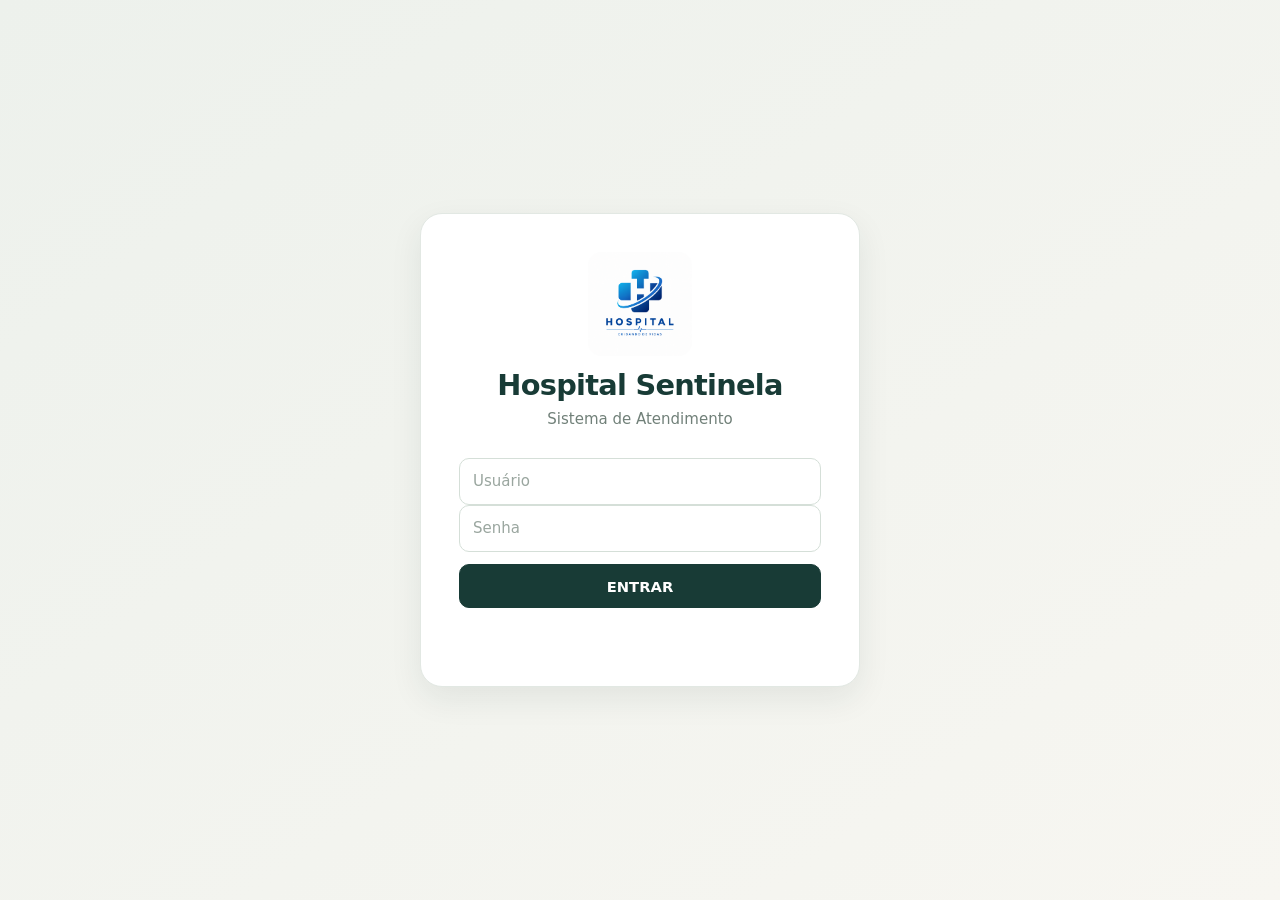
<file: sentinela-main/frontend/index.html>
<!DOCTYPE html>
<html lang="pt-BR">

<head>
  <meta charset="UTF-8">
  <meta name="viewport" content="width=device-width, initial-scale=1.0">

  <title>Hospital Sentinela</title>
<link rel="stylesheet" href="css/style.css">
</head>

<body>

  <main class="container">

    <div class="logo">
      <img src="logoo.png" alt="Logo Hospital Sentinela">
    </div>

    <h2>Hospital Sentinela</h2>

    <p class="subtitulo">Sistema de Atendimento</p>

    <form id="formLogin">
      <input
        id="usuario"
        name="usuario"
        type="text"
        placeholder="Usuário"
        autocomplete="username"
        aria-label="Usuário"
        required
      >

      <input
        id="senha"
        name="senha"
        type="password"
        placeholder="Senha"
        autocomplete="current-password"
        aria-label="Senha"
        required
      >

      <button id="btnEntrar" type="submit">
        ENTRAR
      </button>
    </form>

    <div id="mensagem" role="status" aria-live="polite"></div>

  </main>

  <script>
    document.addEventListener("DOMContentLoaded", function () {
      const form = document.getElementById("formLogin");
      const usuarioInput = document.getElementById("usuario");
      const senhaInput = document.getElementById("senha");
      const btnEntrar = document.getElementById("btnEntrar");
      const mensagem = document.getElementById("mensagem");

      let enviando = false;

      form.addEventListener("submit", async function (event) {
        event.preventDefault();

        if (enviando) return;

        const usuario = usuarioInput.value.trim();
        const senha = senhaInput.value;

        mensagem.textContent = "";
        mensagem.className = "";

        if (!usuario || !senha.trim()) {
          mensagem.textContent = "Preencha o usuário e a senha.";
          mensagem.className = "erro";
          return;
        }

        enviando = true;
        btnEntrar.disabled = true;
        btnEntrar.textContent = "ENTRANDO...";

        try {
          const response = await fetch("/login", {
            method: "POST",
            headers: {
              "Content-Type": "application/json"
            },
            body: JSON.stringify({
              usuario: usuario,
              senha: senha
            })
          });

          const data = await response.json().catch(() => ({}));

          if (!response.ok) {
            throw new Error(
              data.erro ||
              data.mensagem ||
              "Usuário ou senha inválidos."
            );
          }

          const paginas = {
            triagem: "triagem.html",
            medico: "medico.html",
            atendimento: "atendimento.html"
          };

          if (!data.tipo || !paginas[data.tipo]) {
            throw new Error(
              "O servidor não retornou um tipo de usuário válido."
            );
          }

          mensagem.textContent = "Login realizado com sucesso!";
          mensagem.className = "sucesso";

          window.location.href = paginas[data.tipo];

        } catch (error) {
          console.error("Erro no login:", error);

          mensagem.textContent =
            error.message ||
            "Não foi possível conectar ao servidor. Tente novamente.";

          mensagem.className = "erro";

        } finally {
          enviando = false;
          btnEntrar.disabled = false;
          btnEntrar.textContent = "ENTRAR";
        }
      });
    });
  </script>

</body>
</html>
</file>
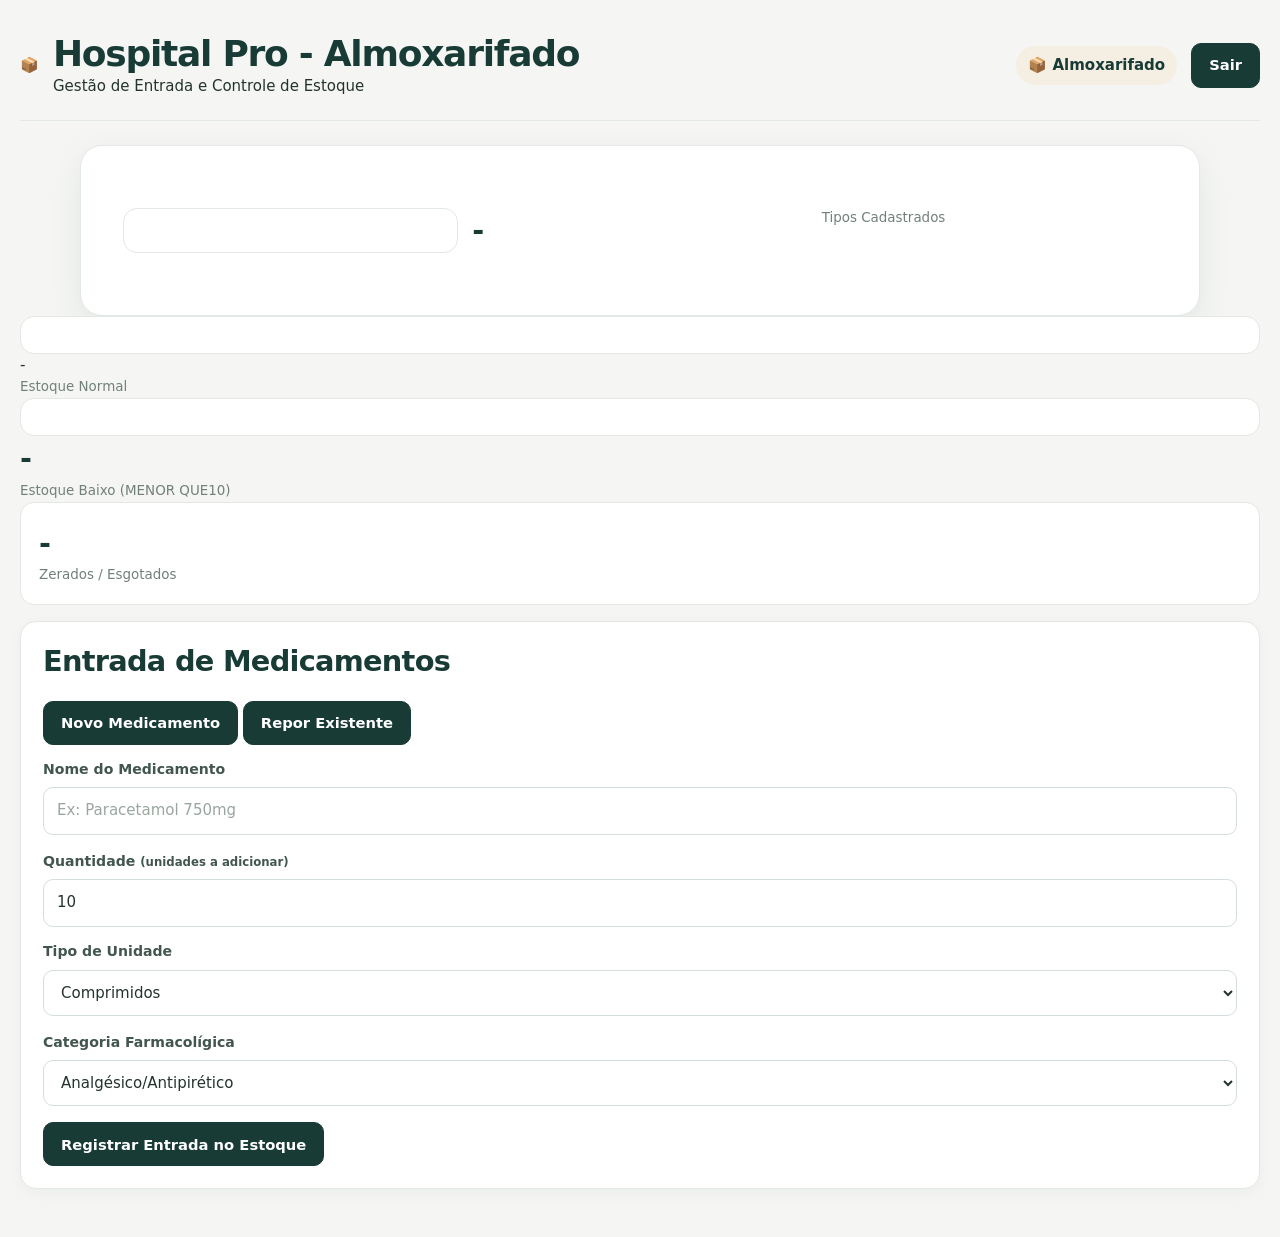
<file: sentinela-main/frontend/almoxarifado.html>
<!DOCTYPE html>
<html lang="pt-BR">
<head>
    <meta charset="UTF-8">
    <meta name="viewport" content="width=device-width, initial-scale=1.0">
    <title>Almoxarifado</title>
    <link rel="stylesheet" href="css/style.css">
</head>
<body>
    <header class="navbar">
        <div class="nav-brand">
            <div class="logo-icon">📦</div>
            <div>
                <h1>Hospital Pro - Almoxarifado</h1>
                <span>Gestão de Entrada e Controle de Estoque</span>
            </div>
        </div>
        <div class="nav-user">
            <span class="user-pill" id="nomeUsuario">📦 Almoxarifado</span>
            <a href="index.html" class="btn-nav">Sair</a>
        </div>
    </header>

    <div class="container">
     <div class="alerta-estoque" id="alertaEstoque" style="display: none;">
        <strong>Atenção:</strong>><span id="alertaTexto">
            </span>
        </div>

        <div class="stats-bar">
            <div class="stat-card">
            <div class="stat-icon purple"></div>
            </div>
            <div class="stat-value" id="statItens">-</div>
            <div class="stat-label">Tipos Cadastrados</div>
        </div>
          </div>
          <div class="stat-card">
          <div class="stat-icon green"></div>
          </div>
          <div clas="stat-value" id="statOk">-</div>
          <div class="stat-label">Estoque Normal</div>
          </div>
          </div>
          <div class="stat-card">
            <div class="stat-icon orange"></div>
          </div>
          <div>
            <div class="stat-value" id="statBaixo">-</div>
            <div class="stat-label">Estoque Baixo (MENOR QUE10)</div>
          </div>
          </div>
       <div class="stat-card">
        <div class="stat-icon red"></div>
       <div>
        <div class="stat-value" id="statZerado">-</div>
       <div class="stat-label">Zerados / Esgotados</div>
        </div>
         </div>
          </div>

          <div class="main-grid">
            
          </div>
          <div class="card">
            <div class="card-header">
              <h2>Entrada de Medicamentos</h2>
            </div>
            <div class="card-body">

                <div class="entrada-tabs">
                    <button class="tab-btn active" id="tabNovo" onclick="setTab('novo')">Novo Medicamento
                    </button>
                    <button class="tab=btn" id="tabRepor" onclick="setTab('repor')">Repor Existente</button>
                </div>
                
                <div class="painelNovo">
                    <div class="form-group">
                        <label for="emNome">Nome do Medicamento</label>
                        <input type="text" id="emNome" class="form-control" placeholder="Ex: Paracetamol 750mg"
                        autocomplete="off">
                    </div>
                    <div class="form-group"></div>
                    <label for="emQtd">Quantidade
                        <small>(unidades a adicionar)</small>
                    </label>
                    <input type="number" id="emQtd" class="form-control" value="10" min="1">
                </div>
                <div class="form-group">
                    <label for="emUnidade">Tipo de Unidade</label>
                    <select id="emUnidade" class="form-control">
                        <option value="comprimidos">Comprimidos</option>
                         <option value="cápsulas">Cápsula</option>
                          <option value="frascos">Frascos</option>
                           <option value="ampolas">Ampolas</option>
                            <option value="sachês">Sachês</option>
                             <option value="unidades">Unidades</option>
                    </select>
                </div>

                <div class="form-group">
                    <label for="emCategoria">Categoria Farmacolígica</label>
                    <select id="emCategoria" class="form-control">
                        <option value="Analgésico/Antipirético">Analgésico/Antipirético</option>
                        <option value="Antibiótico">Antibiótico</option>
                        <option value="Anti-inflamatório">Anti-inflamatório</option>
                        <option value="Antialérgico">Antialérgico</option>
                        <option value="Protetor Gástrico">Protetor Gástrico</option>
                        <option value="Antiespasmódico">Antiespasmódico</option>
                        <option value="Solução">Solução</option>
                        <option value="Vitamina/Suplemento">Vitamina/Suplemento</option>
                        <option value="Geral">Geral</option>
                    </select>
                </div>
                <button class="btn-full btn-purple" onclick="darEntrada()">Registrar Entrada no Estoque</button>
            </div>

            <div id="painelRepor" style="display:none">
                <div class="form-group">
                    <label for="selReporMed">Selecionar Medicamento</label>
                    <select id="selReporMed" class="form-control">
                    </select>
                    <option value="">-- Selecione --</option>
                </div>
            </div>
          </div>
</body>
</html>
</file>
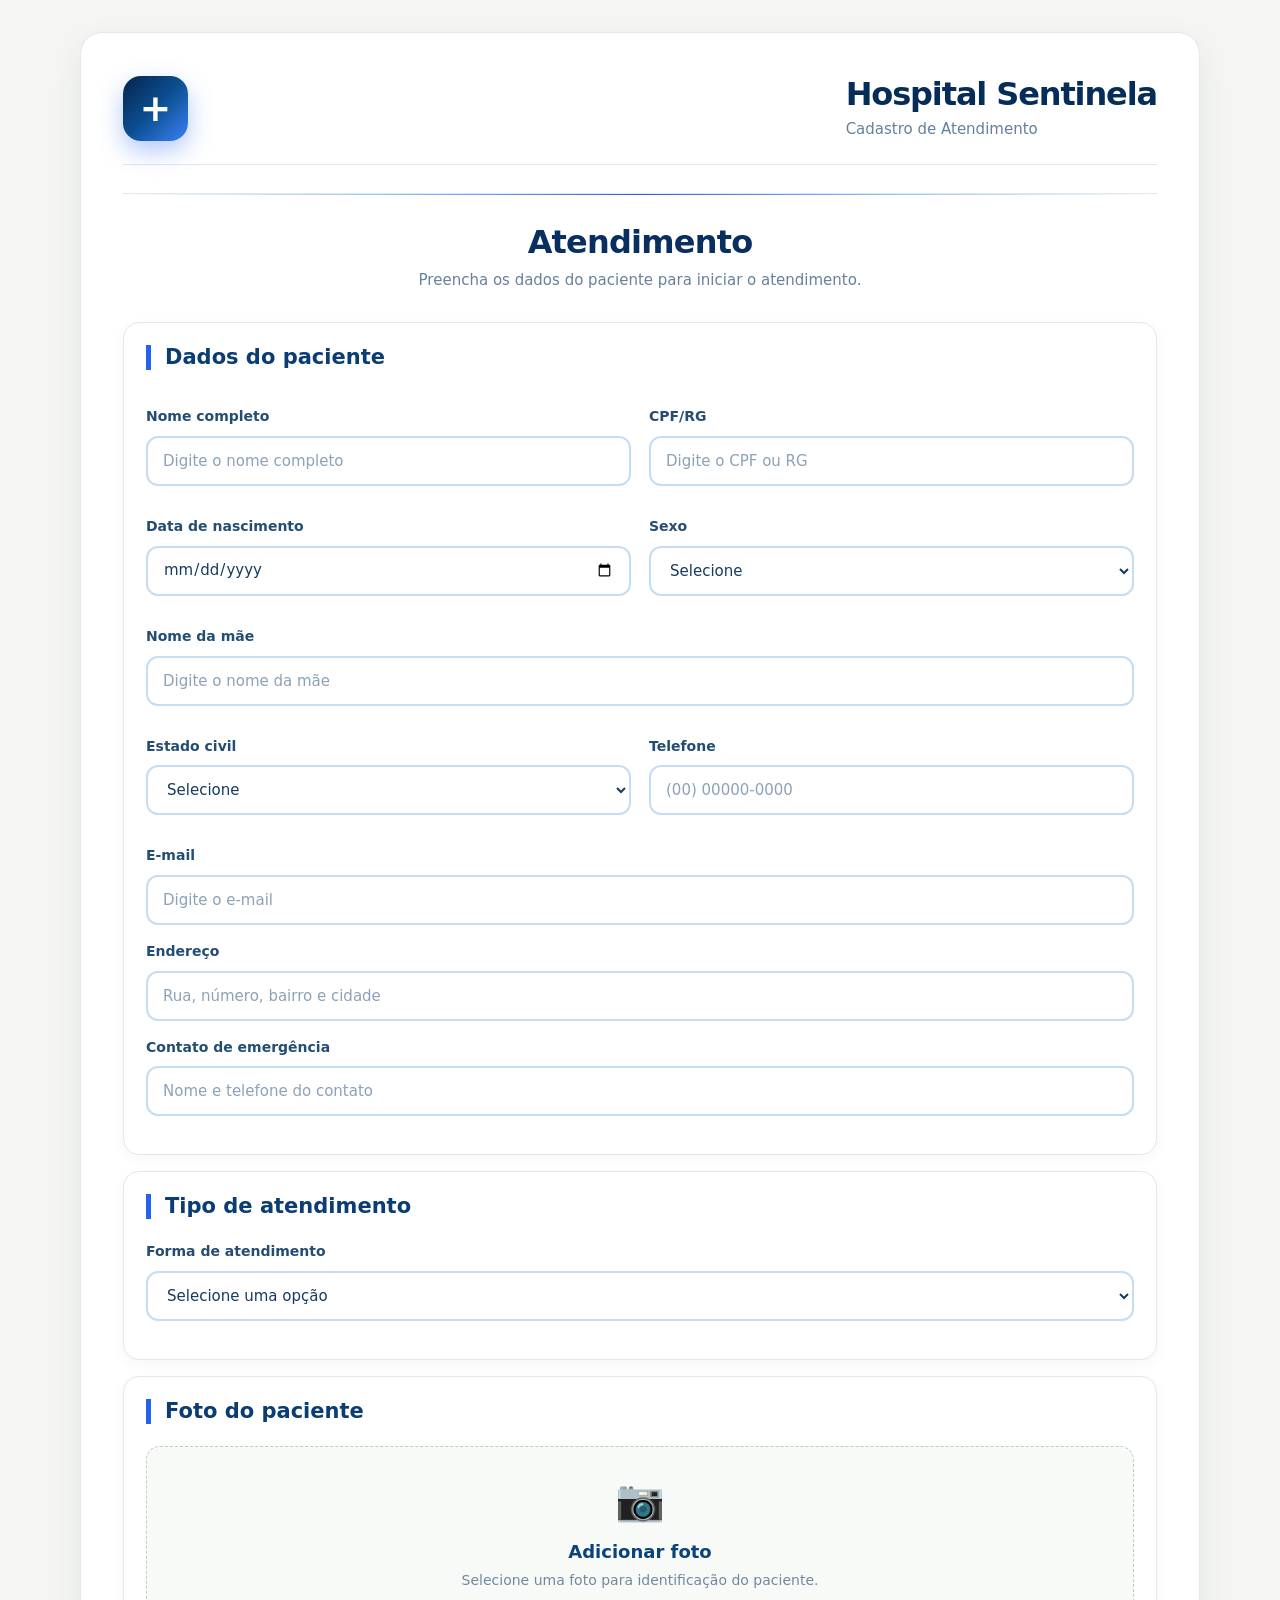
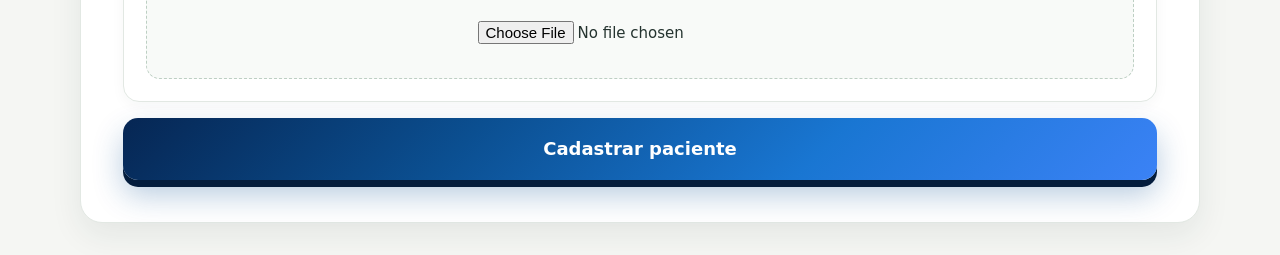
<file: sentinela-main/frontend/atendimento.html>
<!DOCTYPE html>
<html lang="pt-BR">

<head>

    <meta charset="UTF-8">

    <meta name="viewport" content="width=device-width, initial-scale=1.0">

    <title>Hospital Sentinela - Atendimento</title>


    <style>

        /* =====================================================
           CONFIGURAÇÃO GERAL
        ===================================================== */

        * {
            box-sizing: border-box;
            margin: 0;
            padding: 0;
        }


        body {

            font-family: Arial, Helvetica, sans-serif;

            min-height: 100vh;

            padding: 40px 20px;

            color: #16324f;

            background:

                radial-gradient(
                    circle at 10% 10%,
                    #93c5fd 0%,
                    transparent 30%
                ),

                radial-gradient(
                    circle at 90% 15%,
                    #60a5fa 0%,
                    transparent 28%
                ),

                radial-gradient(
                    circle at 80% 90%,
                    #bfdbfe 0%,
                    transparent 35%
                ),

                linear-gradient(
                    135deg,
                    #dbeafe,
                    #eff6ff,
                    #bfdbfe
                );

        }


        /* =====================================================
           CONTAINER PRINCIPAL
        ===================================================== */

        .container {

            width: 100%;

            max-width: 1050px;

            margin: auto;

            padding: 40px;

            background: rgba(255, 255, 255, 0.96);

            border-radius: 28px;

            border: 1px solid #bfdbfe;

            box-shadow:

                0 25px 60px rgba(15, 53, 88, 0.20),

                0 0 50px rgba(59, 130, 246, 0.18);

        }


        /* =====================================================
           CABEÇALHO
        ===================================================== */

        .cabecalho {

            display: flex;

            align-items: center;

            gap: 18px;

            margin-bottom: 25px;

        }


        .logo {

            width: 65px;

            height: 65px;

            display: flex;

            align-items: center;

            justify-content: center;

            border-radius: 18px;

            background:

                linear-gradient(
                    135deg,
                    #06244b,
                    #0b4f91,
                    #3b82f6
                );

            color: white;

            font-size: 38px;

            font-weight: bold;

            box-shadow:

                0 10px 25px rgba(37, 99, 235, 0.35);

        }


        .cabecalho h1 {

            font-size: 32px;

            color: #062d57;

        }


        .cabecalho p {

            margin-top: 5px;

            color: #64809b;

            font-size: 15px;

        }


        /* =====================================================
           LINHA
        ===================================================== */

        hr {

            border: none;

            height: 2px;

            margin: 25px 0 35px;

            background:

                linear-gradient(
                    90deg,
                    transparent,
                    #93c5fd,
                    #2563eb,
                    #93c5fd,
                    transparent
                );

        }


        /* =====================================================
           TÍTULO ATENDIMENTO
        ===================================================== */

        .titulo {

            text-align: center;

            margin-bottom: 30px;

        }


        .titulo h2 {

            font-size: 32px;

            color: #082f5f;

            margin-bottom: 8px;

        }


        .titulo p {

            color: #66819d;

            font-size: 15px;

        }


        /* =====================================================
           SEÇÕES DO ATENDIMENTO
        ===================================================== */

        .secao {

            margin-bottom: 25px;

            padding: 28px;

            border-radius: 20px;

            background:

                linear-gradient(
                    135deg,
                    #f8fbff,
                    #eef6ff
                );

            border: 1px solid #bfdbfe;

            box-shadow:

                0 8px 25px rgba(15, 53, 88, 0.08);

        }


        .secao h3 {

            color: #0a3d73;

            font-size: 21px;

            margin-bottom: 22px;

            padding-left: 14px;

            border-left: 5px solid #2563eb;

        }


        /* =====================================================
           CAMPOS
        ===================================================== */

        .linha {

            display: grid;

            grid-template-columns: 1fr 1fr;

            gap: 20px;

        }


        .campo {

            margin-bottom: 18px;

        }


        .campo label {

            display: block;

            margin-bottom: 8px;

            color: #244d73;

            font-size: 14px;

            font-weight: bold;

        }


        .campo input,
        .campo select {

            width: 100%;

            height: 50px;

            padding: 0 15px;

            border: 2px solid #c5dcf5;

            border-radius: 12px;

            background: white;

            color: #173b5e;

            font-size: 15px;

            outline: none;

            transition: 0.25s;

        }


        .campo input::placeholder {

            color: #8ba2b8;

        }


        .campo input:focus,
        .campo select:focus {

            border-color: #2563eb;

            box-shadow:

                0 0 0 4px rgba(37, 99, 235, 0.12);

        }


        /* =====================================================
           FOTO
        ===================================================== */

        .foto-box {

            padding: 25px;

            border: 2px dashed #8bbcf0;

            border-radius: 18px;

            background: #f8fbff;

            text-align: center;

        }


        .camera {

            font-size: 40px;

            margin-bottom: 10px;

        }


        .foto-box h4 {

            color: #0b427b;

            font-size: 18px;

            margin-bottom: 7px;

        }


        .foto-box p {

            color: #7189a0;

            font-size: 14px;

            margin-bottom: 18px;

        }


        .foto-box input[type="file"] {

            width: auto;

            border: none;

            background: transparent;

            height: auto;

        }


        /* =====================================================
           BOTÃO PRINCIPAL
        ===================================================== */

        .btn-cadastrar {

            width: 100%;

            height: 62px;

            border: none;

            border-radius: 15px;

            background:

                linear-gradient(
                    135deg,
                    #062653,
                    #0b4f91,
                    #1976d2,
                    #3b82f6
                );

            color: white;

            font-size: 18px;

            font-weight: bold;

            cursor: pointer;

            box-shadow:

                0 7px 0 #041d3d,

                0 15px 30px rgba(15, 82, 150, 0.30);

            transition: 0.2s;

        }


        .btn-cadastrar:hover {

            transform: translateY(-3px);

            box-shadow:

                0 10px 0 #041d3d,

                0 20px 35px rgba(15, 82, 150, 0.35);

        }


        .btn-cadastrar:active {

            transform: translateY(4px);

            box-shadow:

                0 3px 0 #041d3d;

        }


        /* =====================================================
           BOTÕES GERAIS
        ===================================================== */

        button {

            font-family: Arial, Helvetica, sans-serif;

        }


        /* =====================================================
           RESPONSIVO
        ===================================================== */

        @media (max-width: 700px) {

            body {

                padding: 15px;

            }


            .container {

                padding: 22px;

                border-radius: 20px;

            }


            .cabecalho {

                flex-direction: column;

                text-align: center;

            }


            .cabecalho h1 {

                font-size: 26px;

            }


            .linha {

                grid-template-columns: 1fr;

                gap: 0;

            }


            .secao {

                padding: 20px;

            }

        }


        /* =====================================================
           IMPRESSÃO
        ===================================================== */

        @media print {

            body {

                background: white;

                padding: 0;

            }


            .container {

                width: 100%;

                max-width: none;

                box-shadow: none;

                border: none;

            }


            .btn-cadastrar {

                display: none;

            }

        }
/* =========================================================
   BOTÕES DO HOSPITAL SENTINELA
   ========================================================= */

/* Todos os botões da área do sistema */
button {
    min-height: 50px;

    padding: 12px 24px;

    border: none;

    border-radius: 12px;

    background: linear-gradient(
        135deg,
        #062b55,
        #0b4f91,
        #2563eb
    );

    color: white;

    font-family: Arial, Helvetica, sans-serif;

    font-size: 16px;

    font-weight: bold;

    cursor: pointer;

    box-shadow:
        0 5px 12px rgba(15, 76, 129, 0.25);

    transition: all 0.2s ease;
}


/* Efeito quando passa o mouse */
button:hover {

    transform: translateY(-2px);

    background: linear-gradient(
        135deg,
        #0b3d73,
        #1464b5,
        #3b82f6
    );

    box-shadow:
        0 8px 18px rgba(37, 99, 235, 0.30);
}


/* Efeito ao clicar */
button:active {

    transform: translateY(1px);

    box-shadow:
        0 3px 8px rgba(15, 76, 129, 0.25);
}


/* =========================================================
   BOTÃO "ATENDER PACIENTE"
   ========================================================= */

button[onclick*="atender"],
button[onclick*="Atender"] {

    min-width: 220px;

    height: 52px;

    font-size: 17px;

    margin-top: 12px;

}


/* =========================================================
   BOTÕES DA CONSULTA
   ========================================================= */

.botoesConsulta {

    display: flex;

    flex-wrap: wrap;

    gap: 12px;

    margin-top: 15px;
}


.botoesConsulta button {

    min-width: 180px;

    height: 52px;

    padding: 12px 20px;

    font-size: 16px;

}


/* =========================================================
   BOTÃO SALVAR CONSULTA
   ========================================================= */

.botoesConsulta button:first-child {

    background: linear-gradient(
        135deg,
        #062b55,
        #0b4f91,
        #2563eb
    );
}


/* =========================================================
   BOTÃO BAIXAR PDF
   ========================================================= */

.botoesConsulta .btn-pdf {

    background: linear-gradient(
        135deg,
        #0b3d73,
        #1976d2,
        #3b82f6
    );

    color: white;

    border: none;
}


/* =========================================================
   BOTÃO DAR ALTA
   ========================================================= */

.botoesConsulta button[onclick*="alta"] {

    background: linear-gradient(
        135deg,
        #0b3d73,
        #1464b5,
        #2563eb
    );
}


/* =========================================================
   BOTÃO INTERNAR
   ========================================================= */

.botoesConsulta button[onclick*="internar"] {

    background: linear-gradient(
        135deg,
        #061f3d,
        #0b4f91,
        #3b82f6
    );
}


/* =========================================================
   CAMPOS DA CONSULTA
   ========================================================= */

#areaConsulta input,
#areaConsulta select,
#areaConsulta textarea {

    min-height: 50px;

    padding: 12px 14px;

    border: 2px solid #bfdbfe;

    border-radius: 10px;

    background: #f8fbff;

    color: #173b5e;

    font-size: 16px;

    outline: none;
}


#areaConsulta input:focus,
#areaConsulta select:focus,
#areaConsulta textarea:focus {

    border-color: #2563eb;

    box-shadow:
        0 0 0 4px rgba(37, 99, 235, 0.12);
}


/* =========================================================
   TÍTULO CONSULTA
   ========================================================= */

#areaConsulta h2,
#areaConsulta h3 {

    color: #082f5f;
}


/* =========================================================
   RESPONSIVO
   ========================================================= */

@media (max-width: 700px) {

    .botoesConsulta {

        flex-direction: column;

    }


    .botoesConsulta button {

        width: 100%;

        min-width: 100%;

    }

}
        
    </style>

  <link rel="stylesheet" href="css/style.css">
</head>


<body>


    <div class="container">


        <!-- ================================================
             CABEÇALHO
        ================================================= -->

        <div class="cabecalho">

            <div class="logo">
                +
            </div>

            <div>

                <h1>
                    Hospital Sentinela
                </h1>

                <p>
                    Cadastro de Atendimento
                </p>

            </div>

        </div>


        <hr>


        <!-- ================================================
             TÍTULO
        ================================================= -->

        <div class="titulo">

            <h2>
                Atendimento
            </h2>

            <p>
                Preencha os dados do paciente para iniciar o atendimento.
            </p>

        </div>


        <!-- ================================================
             DADOS DO PACIENTE
        ================================================= -->

        <div class="secao">

            <h3>
                Dados do paciente
            </h3>


            <div class="linha">


                <div class="campo">

                    <label for="nome">
                        Nome completo
                    </label>

                    <input
                        type="text"
                        id="nome"
                        placeholder="Digite o nome completo"
                    >

                </div>


                <div class="campo">

                    <label for="cpf">
                        CPF/RG
                    </label>

                    <input
                        type="text"
                        id="cpf"
                        placeholder="Digite o CPF ou RG"
                    >

                </div>


            </div>


            <div class="linha">


                <div class="campo">

                    <label for="dataNascimento">
                        Data de nascimento
                    </label>

                    <input
                        type="date"
                        id="dataNascimento"
                    >

                </div>


                <div class="campo">

                    <label for="sexo">
                        Sexo
                    </label>

                    <select id="sexo">

                        <option value="">
                            Selecione
                        </option>

                        <option>
                            Feminino
                        </option>

                        <option>
                            Masculino
                        </option>

                        <option>
                            Outro
                        </option>

                    </select>

                </div>


            </div>


            <div class="campo">

                <label for="nomeMae">
                    Nome da mãe
                </label>

                <input
                    type="text"
                    id="nomeMae"
                    placeholder="Digite o nome da mãe"
                >

            </div>


            <div class="linha">


                <div class="campo">

                    <label for="estadoCivil">
                        Estado civil
                    </label>

                    <select id="estadoCivil">

                        <option>
                            Selecione
                        </option>

                        <option>
                            Solteiro(a)
                        </option>

                        <option>
                            Casado(a)
                        </option>

                        <option>
                            Divorciado(a)
                        </option>

                        <option>
                            Viúvo(a)
                        </option>

                    </select>

                </div>


                <div class="campo">

                    <label for="telefone">
                        Telefone
                    </label>

                    <input
                        type="tel"
                        id="telefone"
                        placeholder="(00) 00000-0000"
                    >

                </div>


            </div>


            <div class="campo">

                <label for="email">
                    E-mail
                </label>

                <input
                    type="email"
                    id="email"
                    placeholder="Digite o e-mail"
                >

            </div>


            <div class="campo">

                <label for="endereco">
                    Endereço
                </label>

                <input
                    type="text"
                    id="endereco"
                    placeholder="Rua, número, bairro e cidade"
                >

            </div>


            <div class="campo">

                <label for="contato">
                    Contato de emergência
                </label>

                <input
                    type="text"
                    id="contato"
                    placeholder="Nome e telefone do contato"
                >

            </div>

        </div>


        <!-- ================================================
             TIPO DE ATENDIMENTO
        ================================================= -->

        <div class="secao">

            <h3>
                Tipo de atendimento
            </h3>


            <div class="campo">

                <label for="tipo">
                    Forma de atendimento
                </label>

                <select id="tipo">

                    <option value="">
                        Selecione uma opção
                    </option>

                    <option value="Convenio">
                        Convênio
                    </option>

                    <option value="Particular">
                        Particular
                    </option>

                </select>

            </div>

        </div>


        <!-- ================================================
             FOTO DO PACIENTE
        ================================================= -->

        <div class="secao">

            <h3>
                Foto do paciente
            </h3>


            <div class="foto-box">

                <div class="camera">
                    📷
                </div>

                <h4>
                    Adicionar foto
                </h4>

                <p>
                    Selecione uma foto para identificação do paciente.
                </p>

                <input
                    type="file"
                    id="foto"
                    accept="image/*"
                >

            </div>

        </div>


        <!-- ================================================
             BOTÃO
        ================================================= -->

        <button
            class="btn-cadastrar"
            onclick="cadastrar()"
        >

            Cadastrar paciente

        </button>


    </div>



    <!-- ================================================
         JAVASCRIPT
    ================================================= -->

    <script>

        function cadastrar() {

            const nome =
                document.getElementById("nome").value;

            const cpf =
                document.getElementById("cpf").value;

            const tipo =
                document.getElementById("tipo").value;


            if (!nome) {

                alert("Digite o nome do paciente.");

                return;

            }


            if (!cpf) {

                alert("Digite o CPF/RG.");

                return;

            }


            if (!tipo) {

                alert("Selecione a forma de atendimento.");

                return;

            }


            fetch("http://localhost:3000/atendimento", {

                method: "POST",

                headers: {

                    "Content-Type":
                    "application/json"

                },

                body: JSON.stringify({

                    nome: nome,

                    cpf: cpf,

                    tipo: tipo

                })

            })

            .then(response => response.json())

            .then(data => {

                alert(
                    data.mensagem ||
                    "Paciente enviado para triagem!"
                );

            })

            .catch(error => {

                console.error(error);

                alert(
                    "Paciente cadastrado, mas não foi possível conectar ao servidor."
                );

            });

        }

    </script>


</body>

</html>
</file>
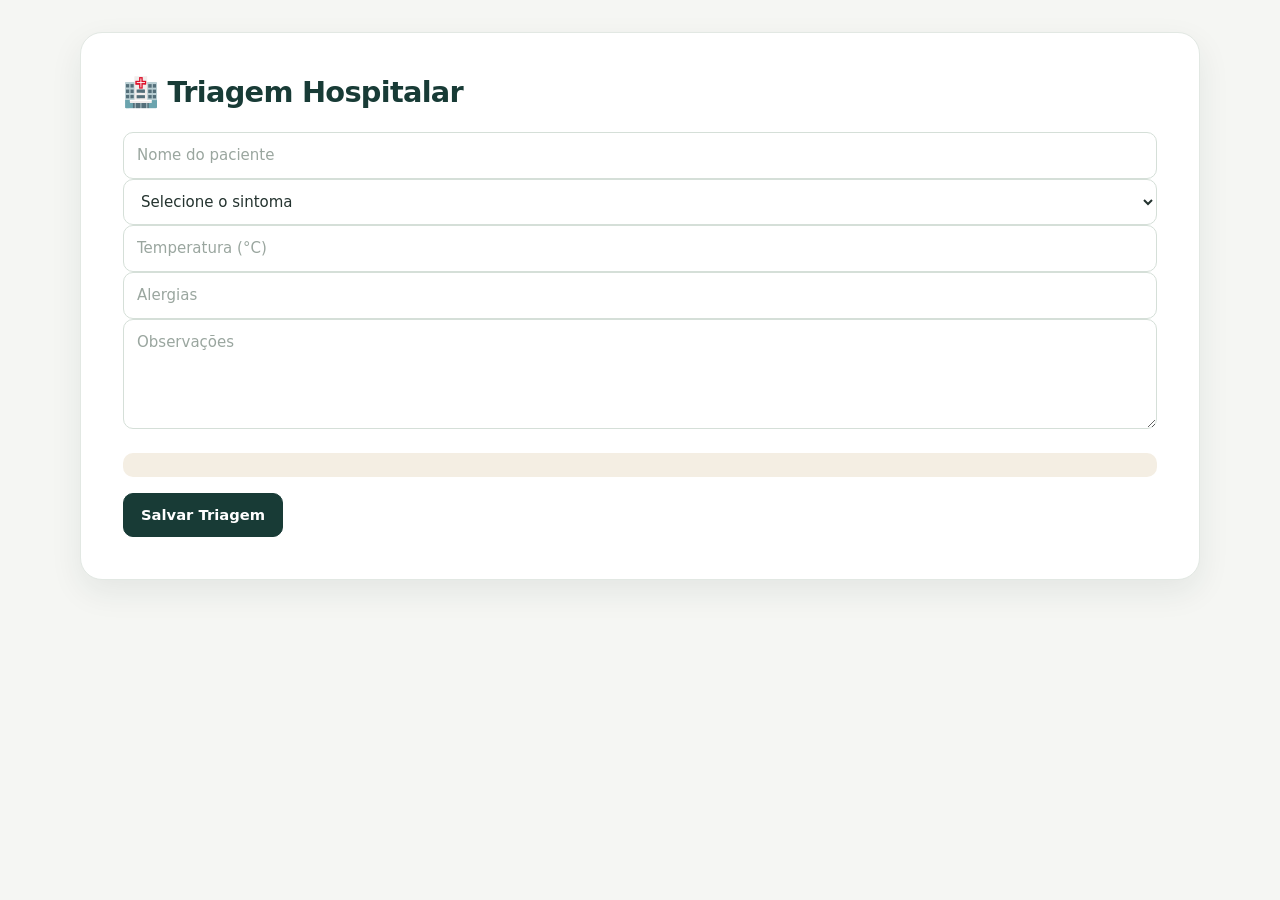
<file: sentinela-main/frontend/triagem.html>
<!DOCTYPE html>
<html lang="pt-br">

<head>
  <meta charset="UTF-8">
  <meta name="viewport" content="width=device-width, initial-scale=1.0">

  <title>Triagem - Hospital Sentinela</title>

  <link rel="stylesheet" href="css/style.css">
</head>

<body>

<div class="container">

  <h2>🏥 Triagem Hospitalar</h2>

  <input
    id="nome"
    placeholder="Nome do paciente"
  >

  <select id="sintoma">

    <option value="">Selecione o sintoma</option>

    <option value="dor_leve">Dor leve</option>
    <option value="resfriado">Resfriado</option>
    <option value="coriza">Coriza</option>
    <option value="tosse">Tosse</option>
    <option value="febre">Febre</option>
    <option value="vomito">Vômito</option>
    <option value="diarreia">Diarreia</option>
    <option value="falta_ar_moderada">Falta de ar moderada</option>
    <option value="falta_ar_grave">Falta de ar grave</option>
    <option value="infarto">Suspeita de infarto</option>
    <option value="avc">Suspeita de AVC</option>
    <option value="convulsao">Convulsão</option>
    <option value="hemorragia">Hemorragia</option>

  </select>

  <input
    id="temp"
    type="number"
    step="0.1"
    placeholder="Temperatura (°C)"
  >

  <input
    id="alergia"
    placeholder="Alergias"
  >

  <textarea
    id="observacao"
    placeholder="Observações"
  ></textarea>

  <div id="resultado"></div>

  <button onclick="salvar()">
    Salvar Triagem
  </button>

</div>

<script>

function classificarRisco(sintoma, temperatura) {

  const vermelhos = [
    "infarto",
    "avc",
    "convulsao",
    "hemorragia",
    "falta_ar_grave"
  ];

  const amarelos = [
    "febre",
    "vomito",
    "diarreia",
    "falta_ar_moderada"
  ];

  if (temperatura >= 39) {
    return "vermelho";
  }

  if (vermelhos.includes(sintoma)) {
    return "vermelho";
  }

  if (amarelos.includes(sintoma)) {
    return "amarelo";
  }

  return "verde";
}

function salvar() {

  const nome =
    document.getElementById("nome").value;

  const sintoma =
    document.getElementById("sintoma").value;

  const temperatura =
    Number(document.getElementById("temp").value);

  const alergia =
    document.getElementById("alergia").value;

  const observacao =
    document.getElementById("observacao").value;

  if (!nome) {
    alert("Informe o nome do paciente.");
    return;
  }

  if (!sintoma) {
    alert("Selecione um sintoma.");
    return;
  }

  const risco =
    classificarRisco(sintoma, temperatura);

  fetch("/triagem", {

    method: "POST",

    headers: {
      "Content-Type": "application/json"
    },

    body: JSON.stringify({

      nome,
      sintoma,
      temperatura,
      alergia,
      observacao,
      risco

    })

  })

  .then(r => r.json())

  .then(data => {

    const resultado =
      document.getElementById("resultado");

    resultado.className = risco;

    resultado.innerHTML =
      "Classificação: " +
      risco.toUpperCase();

    alert("Triagem salva com sucesso!");

  })

  .catch(error => {

    console.error(error);

    alert("Erro ao salvar a triagem.");

  });

}

</script>

</body>
</html>
</file>
<file: sentinela-main/frontend/css/style.css>
/* Hospital Sentinela — interface institucional */
:root{
  color-scheme:light;
  --navy:#183b36; --navy-2:#244e46; --teal:#39766a;
  --gold:#b8955b; --gold-soft:#f4eee3;
  --bg:#f5f6f3; --surface:#fff; --surface-2:#f8faf8;
  --text:#24332f; --muted:#718079; --line:#e2e8e3;
  --success:#24734f; --warning:#a56b18; --danger:#b33c3c;
  --shadow:0 12px 32px rgba(28,53,45,.08);
  --radius:16px;
}
*{box-sizing:border-box}
html{scroll-behavior:smooth}
body{
  margin:0; min-height:100vh; padding:32px 20px;
  background:var(--bg); color:var(--text);
  font-family:Inter,ui-sans-serif,system-ui,-apple-system,"Segoe UI",sans-serif;
  font-size:15px; line-height:1.55;
}
.container{
  width:min(100%,1120px); margin:0 auto; padding:clamp(22px,4vw,42px);
  background:var(--surface); border:1px solid var(--line);
  border-radius:22px; box-shadow:var(--shadow);
}
h1,h2,h3,h4{color:var(--navy); line-height:1.2; margin-top:0}
h1{font-size:clamp(1.65rem,3vw,2.25rem); letter-spacing:-.035em}
h2{font-size:clamp(1.35rem,2.5vw,1.8rem); letter-spacing:-.025em; margin-bottom:22px}
h3{font-size:1.12rem; margin-bottom:14px}
p{color:var(--muted)}
hr{border:0;border-top:1px solid var(--line);margin:28px 0}
label{display:block;margin:14px 0 7px;color:#42564e;font-size:.88rem;font-weight:650}
input,select,textarea{
  width:100%; min-height:46px; padding:11px 13px; border:1px solid #d5dfd8;
  border-radius:10px; background:#fff; color:var(--text); font:inherit;
  outline:none; transition:border-color .18s,box-shadow .18s,background .18s;
}
textarea{min-height:110px;resize:vertical}
input::placeholder,textarea::placeholder{color:#9aa69f}
input:focus,select:focus,textarea:focus{
  border-color:var(--teal); box-shadow:0 0 0 3px rgba(57,118,106,.13);
}
button,.btn-nav{
  display:inline-flex; align-items:center; justify-content:center; gap:8px;
  min-height:44px; padding:10px 17px; border:1px solid var(--navy);
  border-radius:10px; background:var(--navy); color:white;
  font:600 .92rem inherit; font-family:inherit; font-size:.92rem; font-weight:650;
  text-decoration:none; cursor:pointer; transition:.18s ease;
}
button:hover,.btn-nav:hover{background:var(--navy-2);border-color:var(--navy-2);transform:translateY(-1px)}
button:active{transform:translateY(0)}
button:disabled{opacity:.6;cursor:not-allowed;transform:none}
button:focus-visible,a:focus-visible{outline:3px solid rgba(184,149,91,.55);outline-offset:3px}
.card,.secao{
  padding:22px; margin:16px 0; border:1px solid var(--line);
  border-radius:var(--radius); background:var(--surface); box-shadow:0 4px 14px rgba(28,53,45,.04);
}
.card h3{margin-bottom:12px}
.card p{margin:8px 0}
.botoesConsulta{display:flex;flex-wrap:wrap;gap:10px;margin:18px 0}
.botoesConsulta button{flex:1 1 180px}
#areaConsulta,#areaInternacao,#areaAlta{
  padding:24px; border:1px solid var(--line); border-radius:var(--radius);
  background:var(--surface-2); margin-top:18px;
}
#areaConsulta input,#areaConsulta select,#areaConsulta textarea{margin:7px 0 12px}
.vermelho,.risco-vermelho{color:var(--danger);font-weight:700}
.amarelo,.risco-amarelo{color:var(--warning);font-weight:700}
.verde,.risco-verde{color:var(--success);font-weight:700}
#resultado{margin:16px 0;padding:12px 14px;border-radius:10px;background:var(--gold-soft);font-weight:700}
.cabecalho,.navbar{
  display:flex;align-items:center;justify-content:space-between;gap:18px;
  padding:0 0 22px;margin-bottom:24px;border-bottom:1px solid var(--line);
}
.cabecalho h1,.navbar h1{margin:0}
.logo{display:flex;align-items:center;justify-content:center}
.logo img{width:64px;height:64px;object-fit:contain;border-radius:14px}
.nav-brand,.nav-user{display:flex;align-items:center;gap:14px}
.nav-user{flex-wrap:wrap}
.user-pill{padding:8px 12px;border-radius:999px;background:var(--gold-soft);color:var(--navy);font-weight:650}
.stats-bar{display:grid;grid-template-columns:repeat(auto-fit,minmax(160px,1fr));gap:14px;margin:20px 0}
.stat-card{padding:18px;border:1px solid var(--line);border-radius:14px;background:var(--surface)}
.stat-value{font-size:1.8rem;font-weight:750;color:var(--navy)}
.stat-label{font-size:.84rem;color:var(--muted)}
.alerta-estoque{padding:14px 16px;border-radius:12px;background:#fff6e8;color:#805414}
.form-group,.campo{margin:0 0 16px}
.linha{display:grid;grid-template-columns:repeat(2,minmax(0,1fr));gap:18px}
.foto-box{padding:22px;border:1px dashed #bdcfc3;border-radius:14px;background:var(--surface-2);text-align:center}
.btn-cadastrar{width:100%;min-height:50px}
#mensagem{margin-top:16px;min-height:24px;font-weight:650}
#mensagem.erro{color:var(--danger)}
#mensagem.sucesso{color:var(--success)}
/* Compatibilidade com estilos antigos incorporados às páginas */
body:has(.container) .container{max-width:1120px}
@media(max-width:680px){
  body{padding:14px 10px}
  .container{padding:20px 16px;border-radius:16px}
  .linha{grid-template-columns:1fr;gap:0}
  .cabecalho,.navbar{align-items:flex-start;flex-direction:column}
  .botoesConsulta button{flex-basis:100%}
}
@media print{
  body{padding:0;background:#fff}
  .container{max-width:none;padding:0;border:0;box-shadow:none}
  button,.navbar,.botoesConsulta{display:none!important}
}

/* Tela de autenticação */
body:has(#formLogin){display:grid;place-items:center;padding:24px;background:linear-gradient(145deg,#edf1ec,#f7f6f1)}
body:has(#formLogin) .container{width:min(100%,440px);padding:38px;text-align:center}
body:has(#formLogin) .logo img{width:104px;height:104px;margin:0 auto 12px}
body:has(#formLogin) h2{margin-bottom:6px}
body:has(#formLogin) .subtitulo{margin:0 0 26px;color:var(--muted)}
body:has(#formLogin) #formLogin{text-align:left}
body:has(#formLogin) #formLogin button{width:100%;margin-top:12px}
</file>
